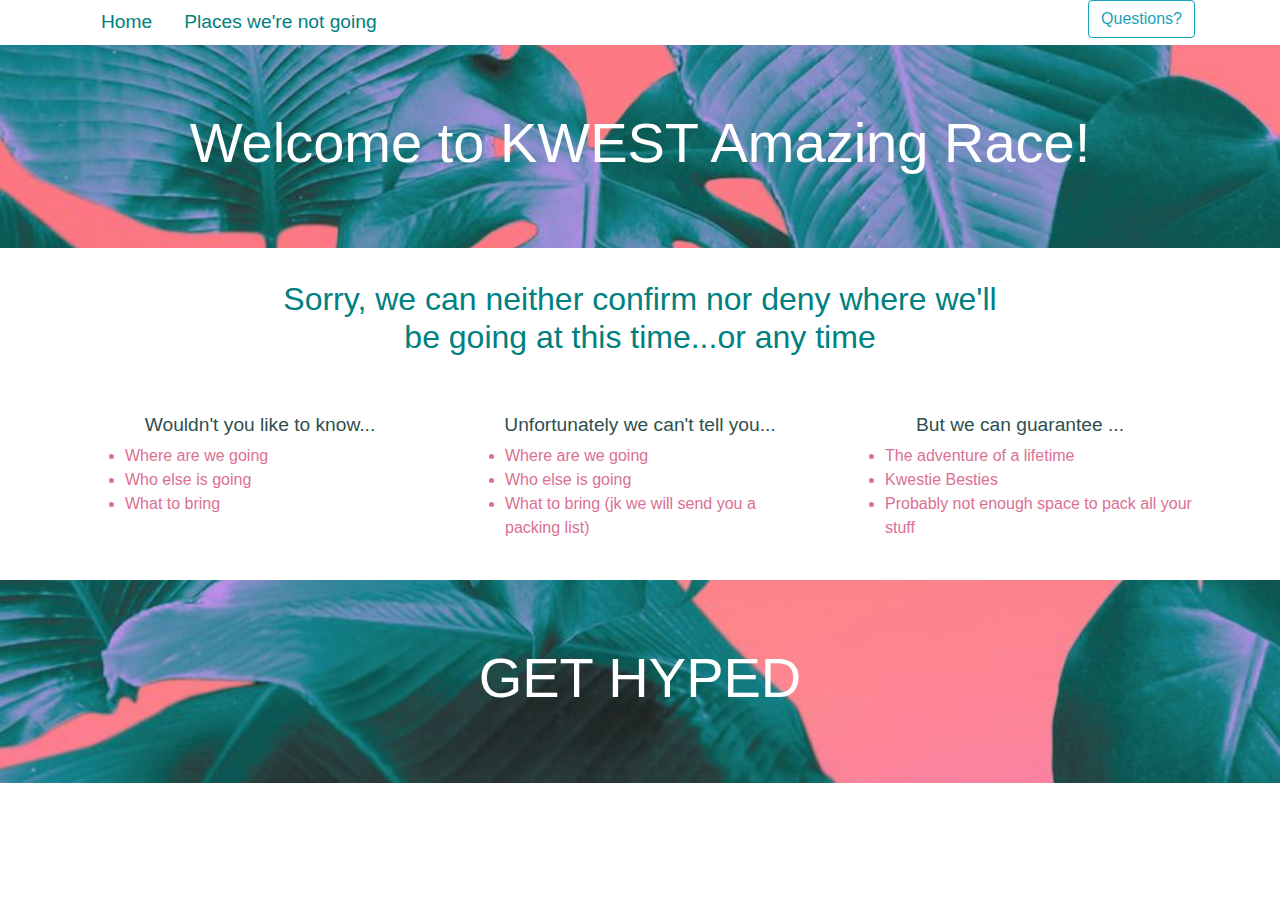
<file: index.html>
<!DOCTYPE html>
<html lang="en">

<head>
    <!-- Required meta tags -->
    <meta charset="utf-8">
    <meta name="viewport" content="width=device-width, initial-scale=1, shrink-to-fit=no">

    <!-- Google Fonts -->
    <!-- Swap out "Roboto" for the font(s) you want to use -->
    <link href="https://fonts.googleapis.com/css?family=Quicksand&display=swap" rel="stylesheet">

    <!-- Font Awesome -->
    <link rel="stylesheet" href="https://use.fontawesome.com/releases/v5.6.3/css/all.css"
        integrity="sha384-UHRtZLI+pbxtHCWp1t77Bi1L4ZtiqrqD80Kn4Z8NTSRyMA2Fd33n5dQ8lWUE00s/" crossorigin="anonymous">

    <!-- Bootstrap CSS -->
    <link rel="stylesheet" href="https://stackpath.bootstrapcdn.com/bootstrap/4.4.1/css/bootstrap.min.css"
        integrity="sha384-Vkoo8x4CGsO3+Hhxv8T/Q5PaXtkKtu6ug5TOeNV6gBiFeWPGFN9MuhOf23Q9Ifjh" crossorigin="anonymous">

    <!-- Your own CSS -->
    <link rel="stylesheet" href="stylesp1.css">

    <title>KWEST 2020</title>

</head>

<body>

    <!-- Nav Bar -->
    <div class="container">
        <nav class="nav">

            <a class="nav-link active" href="#"><i class="fas fa-home"></i>Home</a>
            <a class="nav-link" href="places.html"><i class="fas fa-map-marked-alt"></i>Places we're not going</a>
            <div class="navbar-nav ml-auto">
                <a class="btn btn-outline-info" href="contact.html">Questions?</a>
            </div>
        </nav>
    </div>

    <!-- Jumbotron -->
    <div class="jumbotron jumbotron-fluid first">
        <div class="container">
            <h1 class="display-4 head">Welcome to KWEST Amazing Race!</h1>
        </div>
    </div>

    <div class="container">
        <div class="row">
            <div class="col-md-2"></div>
            <div class="col-md-8">
                <h2> Sorry, we can neither confirm nor deny where we'll be going at this time...or any time
                </h2>
            </div>
        </div>
            <div class="row">
                <div class="col-md-2">
                </div>

                <div class="container mt-4">
                    <div class="row">
                        <div class="col-md-4 text-center mt-4">
                            <h5>Wouldn't you like to know...</h5>
                            <ul>
                                <li>Where are we going </li>
                                <li>Who else is going </li>
                                <li>What to bring </li>
                            </ul>
                        </div>
                        <div class="col-md-4 text-center mt-4">
                            <h5>Unfortunately we can't tell you...</h5>
                            <ul>
                                <li>Where are we going </li>
                                <li>Who else is going </li>
                                <li>What to bring (jk we will send you a packing list)</li>
                            </ul>
                        </div>
                        <div class="col-md-4 text-center mt-4">
                            <h5>But we can guarantee ...</h5>
                            <ul>
                                <li>The adventure of a lifetime </li>
                                <li>Kwestie Besties </li>
                                <li>Probably not enough space to pack all your stuff </li>
                            </ul>
                        </div>
                    </div>
                </div>
            </div>
        </div>


        <!-- Another jumbotron -->
        <div class="jumbotron jumbotron-fluid first mt-4">
            <div class="container">
                <h1 class="display-4 head">
                    <stong>GET HYPED</stong>
                </h1>
            </div>
        </div>


        <!-- Optional JavaScript -->
        <!-- jQuery first, then Popper.js, then Bootstrap JS -->
        <script src="https://code.jquery.com/jquery-3.4.1.slim.min.js"
            integrity="sha384-J6qa4849blE2+poT4WnyKhv5vZF5SrPo0iEjwBvKU7imGFAV0wwj1yYfoRSJoZ+n"
            crossorigin="anonymous"></script>
        <script src="https://cdn.jsdelivr.net/npm/popper.js@1.16.0/dist/umd/popper.min.js"
            integrity="sha384-Q6E9RHvbIyZFJoft+2mJbHaEWldlvI9IOYy5n3zV9zzTtmI3UksdQRVvoxMfooAo"
            crossorigin="anonymous"></script>
        <script src="https://stackpath.bootstrapcdn.com/bootstrap/4.4.1/js/bootstrap.min.js"
            integrity="sha384-wfSDF2E50Y2D1uUdj0O3uMBJnjuUD4Ih7YwaYd1iqfktj0Uod8GCExl3Og8ifwB6"
            crossorigin="anonymous"></script>
</body>

</html>
</file>
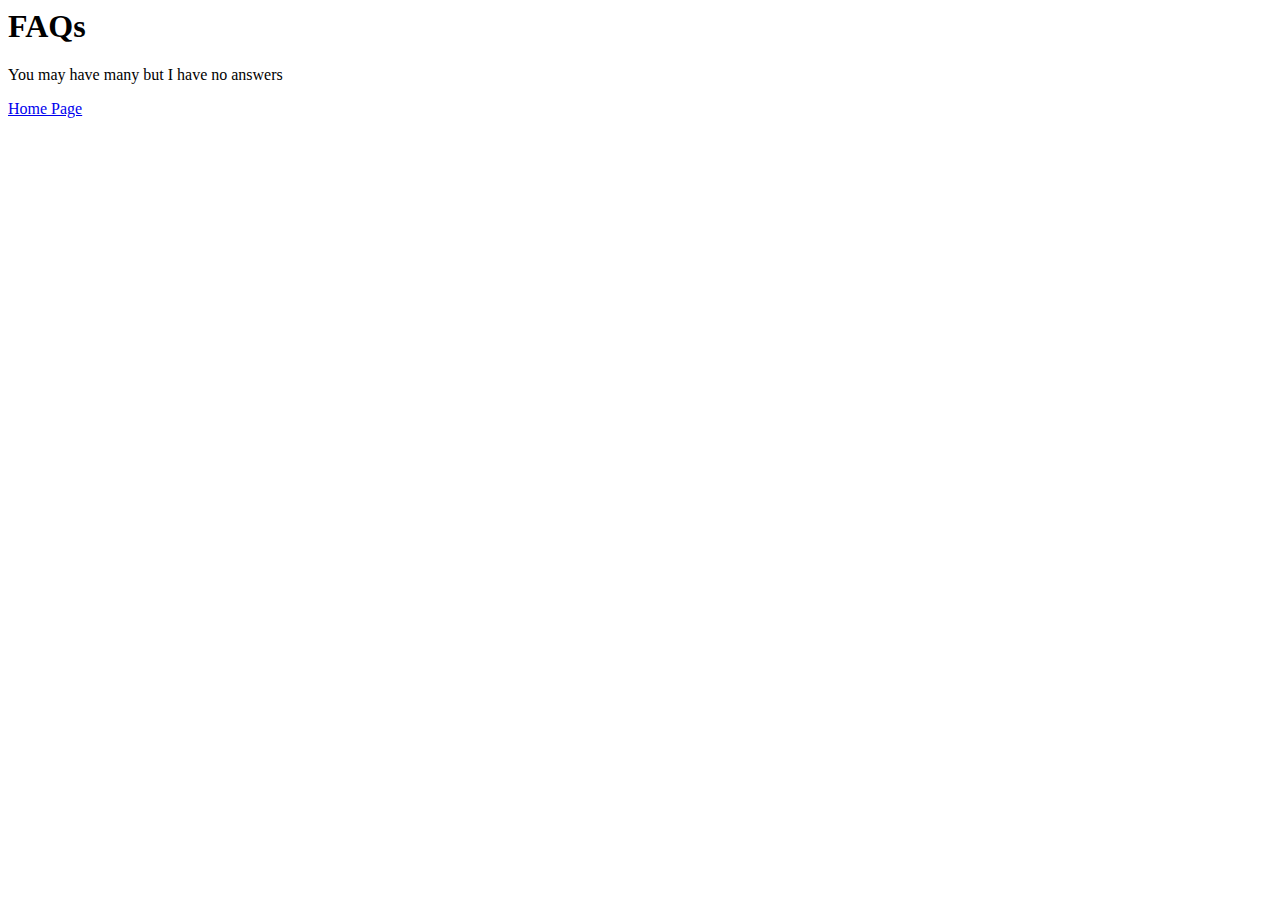
<file: about.html>
<html lang="en">
<head>
    <title>KWEST About Page</title>
</head>

<body>
<h1>FAQs</h1>    
<p>You may have many but I have no answers</p>
<div>
    <a href="index.html"target="_blank" >Home Page</a>
</div>
</body>
</html>
</file>
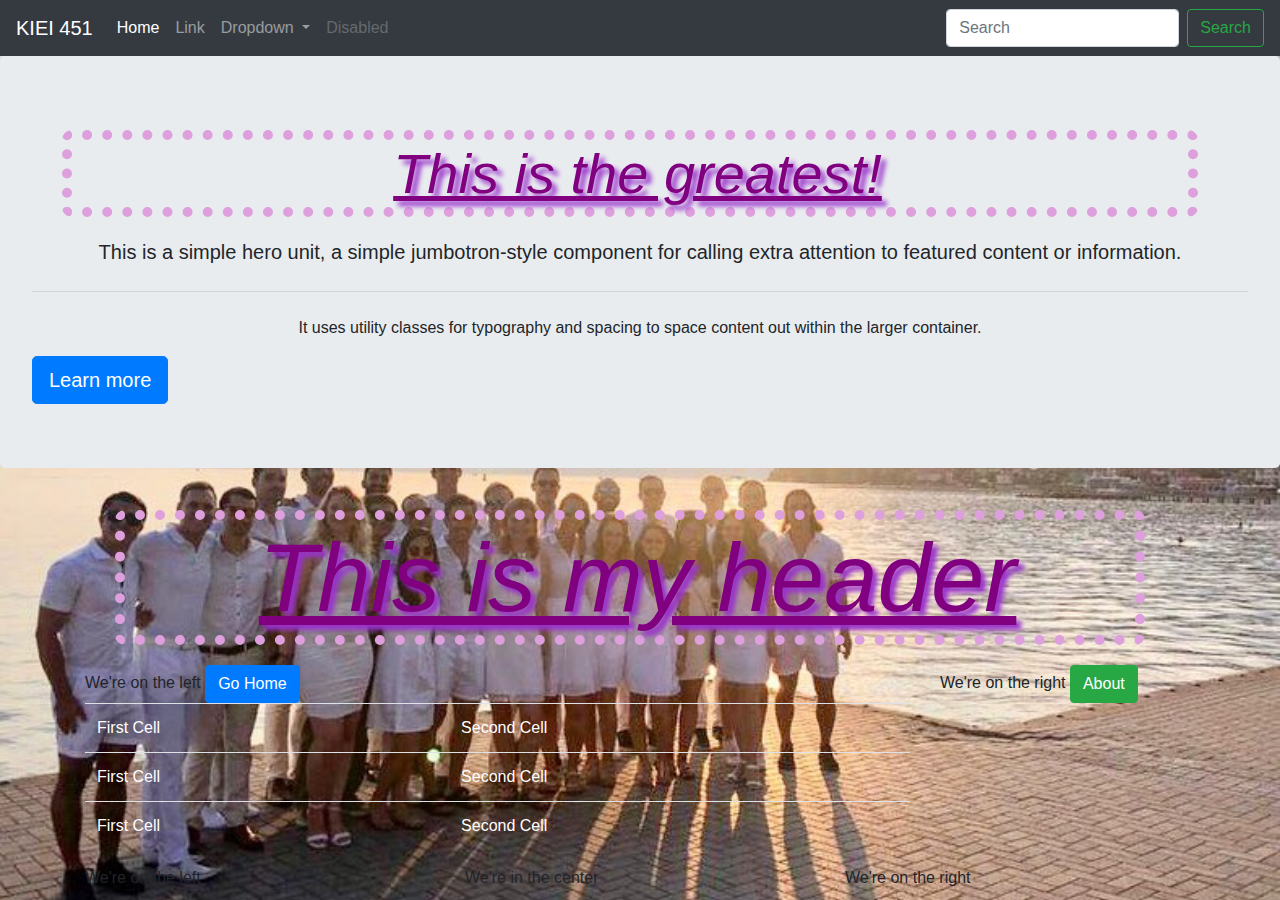
<file: bootsrap.html>
<!DOCTYPE html>
<html lang="en">

<head>
    <meta charset="UTF-8">
    <meta name="viewport" content="width=device-width, initial-scale=1.0">
    <meta http-equiv="X-UA-Compatible" content="ie=edge">
    <title>Document</title>
    <link rel="stylesheet" href="https://stackpath.bootstrapcdn.com/bootstrap/4.4.1/css/bootstrap.min.css"
        integrity="sha384-Vkoo8x4CGsO3+Hhxv8T/Q5PaXtkKtu6ug5TOeNV6gBiFeWPGFN9MuhOf23Q9Ifjh" crossorigin="anonymous">
        <link rel="stylesheet" href="styles.css">
</head>

<body>

    <nav class="navbar navbar-expand-lg navbar-dark bg-dark">
        <a class="navbar-brand" href="#">KIEI 451</a>
        <button class="navbar-toggler" type="button" data-toggle="collapse" data-target="#navbarSupportedContent" aria-controls="navbarSupportedContent" aria-expanded="false" aria-label="Toggle navigation">
          <span class="navbar-toggler-icon"></span>
        </button>
      
        <div class="collapse navbar-collapse" id="navbarSupportedContent">
          <ul class="navbar-nav mr-auto">
            <li class="nav-item active">
              <a class="nav-link" href="#">Home <span class="sr-only">(current)</span></a>
            </li>
            <li class="nav-item">
              <a class="nav-link" href="#">Link</a>
            </li>
            <li class="nav-item dropdown">
              <a class="nav-link dropdown-toggle" href="#" id="navbarDropdown" role="button" data-toggle="dropdown" aria-haspopup="true" aria-expanded="false">
                Dropdown
              </a>
              <div class="dropdown-menu" aria-labelledby="navbarDropdown">
                <a class="dropdown-item" href="#">Action</a>
                <a class="dropdown-item" href="#">Another action</a>
                <div class="dropdown-divider"></div>
                <a class="dropdown-item" href="#">Something else here</a>
              </div>
            </li>
            <li class="nav-item">
              <a class="nav-link disabled" href="#" tabindex="-1" aria-disabled="true">Disabled</a>
            </li>
          </ul>
          <form class="form-inline my-2 my-lg-0">
            <input class="form-control mr-sm-2" type="search" placeholder="Search" aria-label="Search">
            <button class="btn btn-outline-success my-2 my-sm-0" type="submit">Search</button>
          </form>
        </div>
      </nav>

      <div class="jumbotron">
        <h1 class="display-4">This is the greatest!</h1>
        <p class="lead">This is a simple hero unit, a simple jumbotron-style component for calling extra attention to featured content or information.</p>
        <hr class="my-4">
        <p>It uses utility classes for typography and spacing to space content out within the larger container.</p>
        <a class="btn btn-primary btn-lg" href="#" role="button">Learn more</a>
      </div>

    <div class="container">


        
        <div class="row">
            <div class="col-md-12">
                <h1>This is my header</h1>
            </div>

        </div>
        <div class="row">
            <div class="col-md-9">
                We're on the left
                <a href="index.html" class="btn btn-primary">Go Home</a>
                <table class="table">
                    <tr>
                        <td>
                            First Cell
                        </td>
                        <td>
                            Second Cell
                        </td>
                    </tr>
                        <tr>
                        <td>
                            First Cell
                        </td>
                        <td>
                            Second Cell
                        </td>
                    </tr>
                    <tr>
                        <td>
                            First Cell
                        </td>
                        <td>
                            Second Cell
                        </td>
                    </tr>
                </table>
            </div>
            <div class="col-md-3">
                We're on the right
                <a href="index.html" class="btn btn-success">About</a>
            </div>
        </div>
        <div class="row">
            <div class="col-md-4">
                We're on the left
            </div>
            <div class="col-md-4">
                We're in the center
            </div>
            <div class="col-md-4">
                We're on the right
            </div>
        </div>
    </div>



    <script src="https://code.jquery.com/jquery-3.4.1.slim.min.js"
        integrity="sha384-J6qa4849blE2+poT4WnyKhv5vZF5SrPo0iEjwBvKU7imGFAV0wwj1yYfoRSJoZ+n"
        crossorigin="anonymous"></script>
    <script src="https://cdn.jsdelivr.net/npm/popper.js@1.16.0/dist/umd/popper.min.js"
        integrity="sha384-Q6E9RHvbIyZFJoft+2mJbHaEWldlvI9IOYy5n3zV9zzTtmI3UksdQRVvoxMfooAo"
        crossorigin="anonymous"></script>
    <script src="https://stackpath.bootstrapcdn.com/bootstrap/4.4.1/js/bootstrap.min.js"
        integrity="sha384-wfSDF2E50Y2D1uUdj0O3uMBJnjuUD4Ih7YwaYd1iqfktj0Uod8GCExl3Og8ifwB6"
        crossorigin="anonymous"></script>
</body>

</html>
</file>
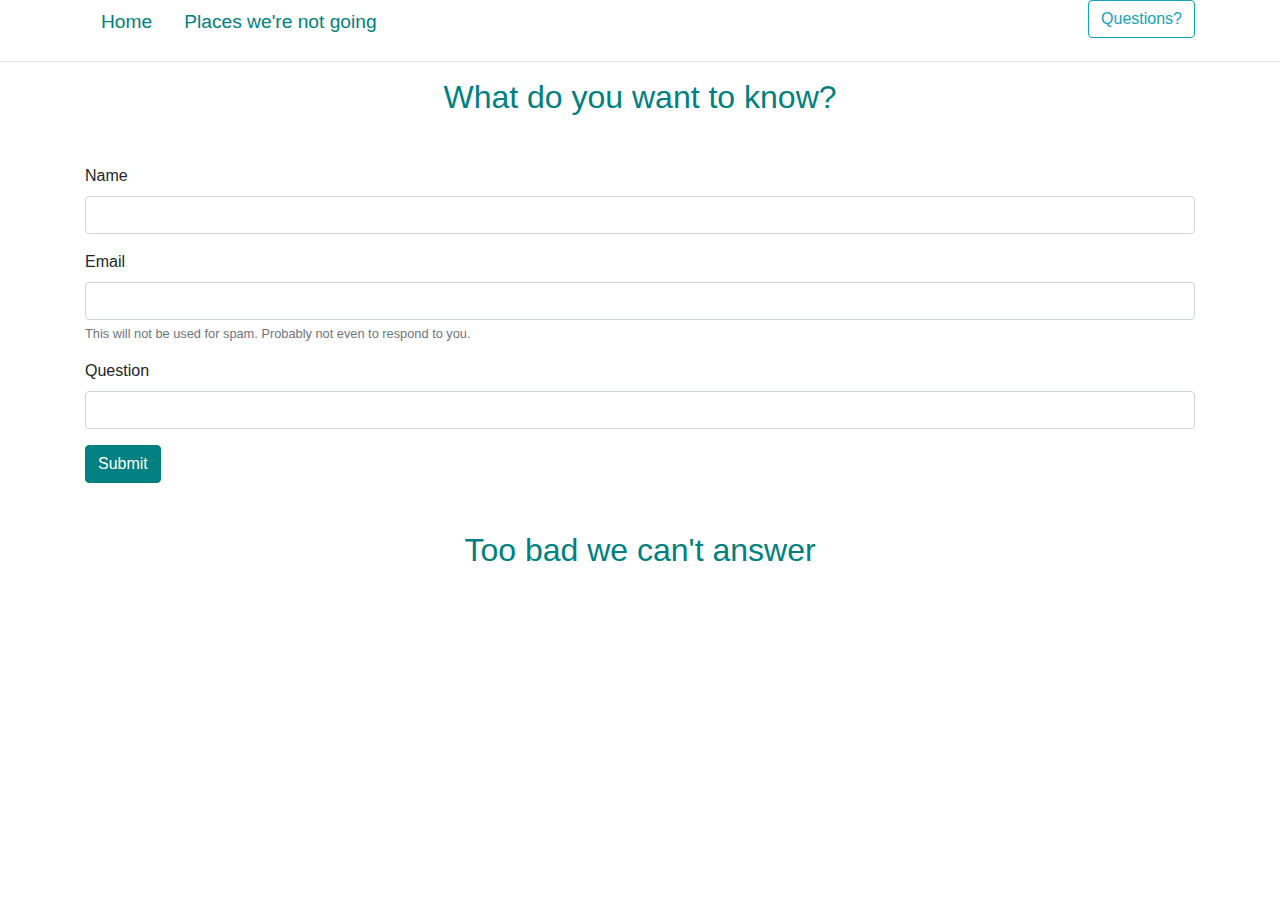
<file: contact.html>
<!doctype html>
<html lang="en">
  <head>
    <!-- Required meta tags -->
    <meta charset="utf-8">
    <meta name="viewport" content="width=device-width, initial-scale=1, shrink-to-fit=no">

    <!-- Google Fonts -->
    <!-- Swap out "Roboto" for the font(s) you want to use -->
    <link href="https://fonts.googleapis.com/css?family=Quicksand&display=swap" rel="stylesheet">
    
    <!-- Font Awesome -->
    <link rel="stylesheet" href="https://use.fontawesome.com/releases/v5.6.3/css/all.css" integrity="sha384-UHRtZLI+pbxtHCWp1t77Bi1L4ZtiqrqD80Kn4Z8NTSRyMA2Fd33n5dQ8lWUE00s/" crossorigin="anonymous">

    <!-- Bootstrap CSS -->
    <link rel="stylesheet" href="https://stackpath.bootstrapcdn.com/bootstrap/4.4.1/css/bootstrap.min.css" integrity="sha384-Vkoo8x4CGsO3+Hhxv8T/Q5PaXtkKtu6ug5TOeNV6gBiFeWPGFN9MuhOf23Q9Ifjh" crossorigin="anonymous">
    
    <!-- Your own CSS -->
    <link rel="stylesheet" href="stylesp1.css">

    <title>Unanswered Questions</title>
  </head>
  <body>
    <!-- Your stuff goes here -->
        <!-- Nav Bar -->
        <div class="container">
            <nav class="nav">
    
                <a class="nav-link active" href="index.html"><i class="fas fa-home"></i>Home</a>
                <a class="nav-link" href="places.html"><i class="fas fa-map-marked-alt"></i>Places we're not going</a>
                <div class="navbar-nav ml-auto">
                    <a class="btn btn-outline-info" href="contact.html">Questions?</a>
                </div>
            </nav>
        </div>

        <hr>
        <div class="container text-center">
            <h2>What do you want to know?</h2>
          </div>

          <div class="container my-5">
            <form action="https://formspree.io/myyerlqo" method="post">
              <div class="form-group">
                <label for="name"> Name</label>
                <input type="text" class="form-control" id="name" name="name">
              </div>
              <div class="form-group">
                <label for="email">Email </label>
                <input type="email" class="form-control" id="email" name="email">
                <small class="form-text text-muted">This will not be used for spam. Probably not even to respond to you.</small>
              </div>
              <div class="form-group">
                <label for="question">Question</label>
                <input type="text" class="form-control" id="question" name="question">
              </div>
              <button type="submit" class="btn btn-primary">Submit</button>
            </form>
          </div>

          <div class="container text-center">
            <h2>Too bad we can't answer</h2>
          </div>
    <!-- Optional JavaScript -->
    <!-- jQuery first, then Popper.js, then Bootstrap JS -->
    <script src="https://code.jquery.com/jquery-3.4.1.slim.min.js" integrity="sha384-J6qa4849blE2+poT4WnyKhv5vZF5SrPo0iEjwBvKU7imGFAV0wwj1yYfoRSJoZ+n" crossorigin="anonymous"></script>
    <script src="https://cdn.jsdelivr.net/npm/popper.js@1.16.0/dist/umd/popper.min.js" integrity="sha384-Q6E9RHvbIyZFJoft+2mJbHaEWldlvI9IOYy5n3zV9zzTtmI3UksdQRVvoxMfooAo" crossorigin="anonymous"></script>
    <script src="https://stackpath.bootstrapcdn.com/bootstrap/4.4.1/js/bootstrap.min.js" integrity="sha384-wfSDF2E50Y2D1uUdj0O3uMBJnjuUD4Ih7YwaYd1iqfktj0Uod8GCExl3Og8ifwB6" crossorigin="anonymous"></script>
  </body>
</html>
</file>
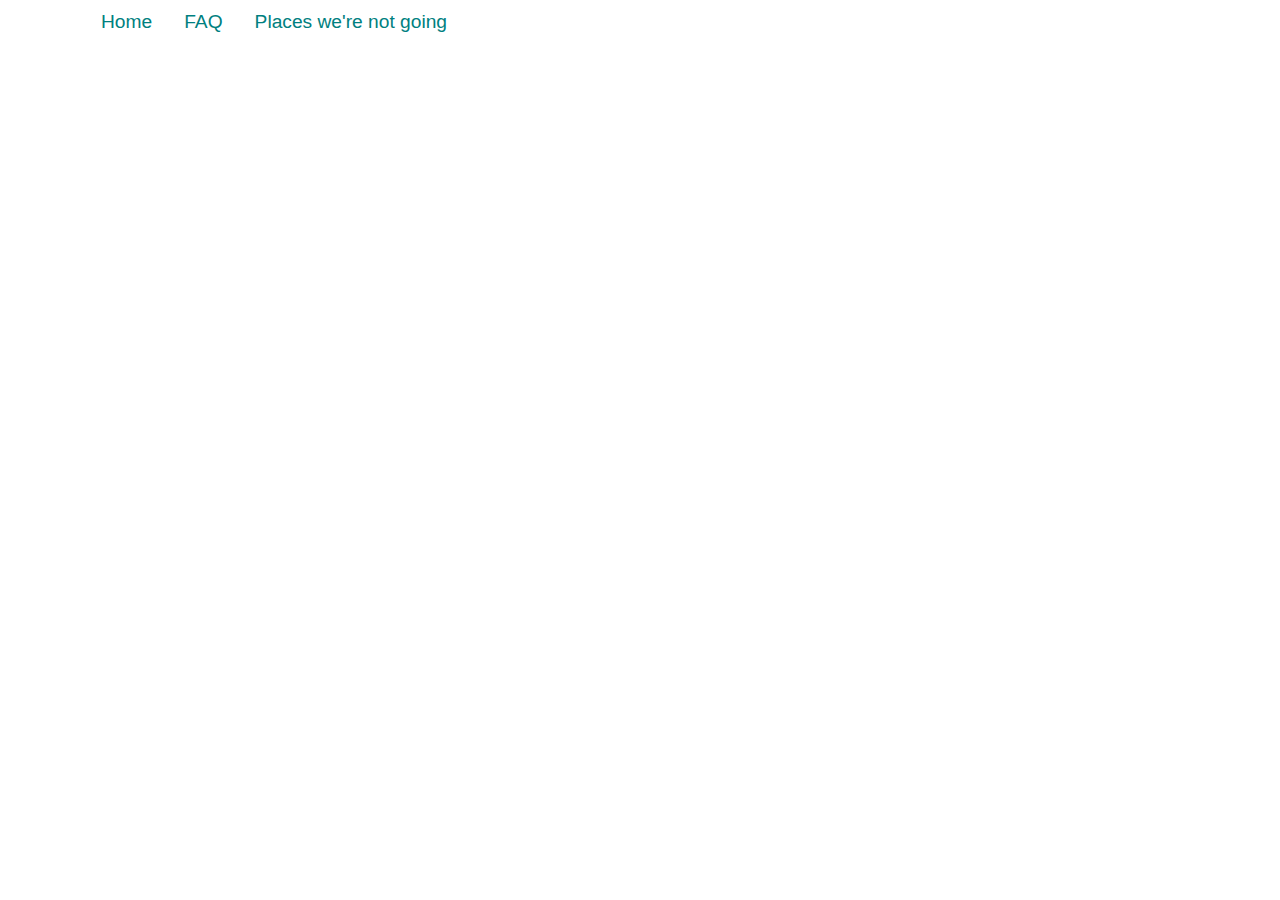
<file: faq.html>
<!DOCTYPE html>
<html lang="en">
<head>
    <title>FAQ</title>
    <meta charset="UTF-8">
    <meta name="viewport" content="width=device-width, initial-scale=1.0">
    <meta http-equiv="X-UA-Compatible" content="ie=edge">
    <title>Document</title>
    <link rel="stylesheet" href="https://stackpath.bootstrapcdn.com/bootstrap/4.4.1/css/bootstrap.min.css"
        integrity="sha384-Vkoo8x4CGsO3+Hhxv8T/Q5PaXtkKtu6ug5TOeNV6gBiFeWPGFN9MuhOf23Q9Ifjh" crossorigin="anonymous">
    <link rel="stylesheet" href="stylesp1.css">
</head>
<body>
    <div class="container">
        <nav class="nav">
            <a class="nav-link" href="index.html">Home</a>
            <a class="nav-link active" href="#">FAQ</a>
            <a class="nav-link" href="places.html">Places we're not going</a>
        </nav>
        <div class="row">
            <div class="col-md-12">
                <h1>Frequently Asked Questions</h1>
            </div>
        </div>
    </div>
</body>
</html>
</file>
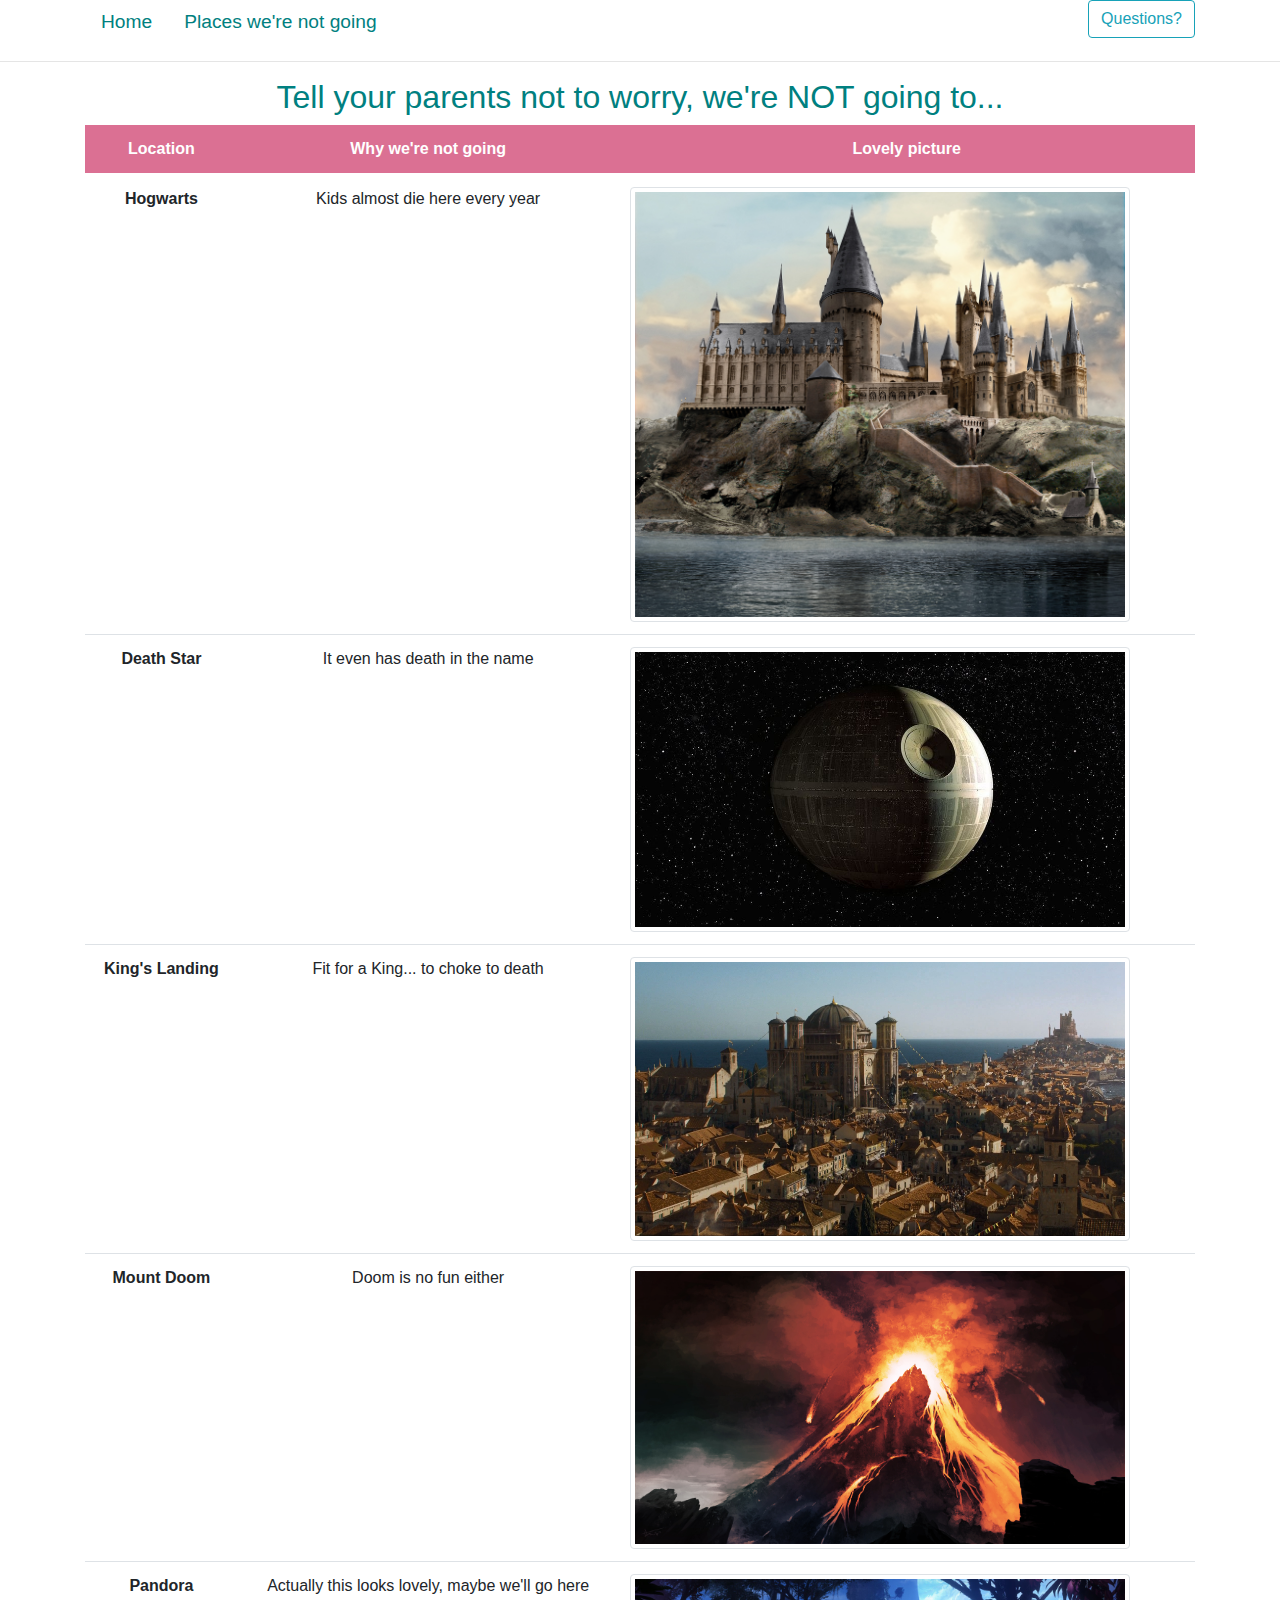
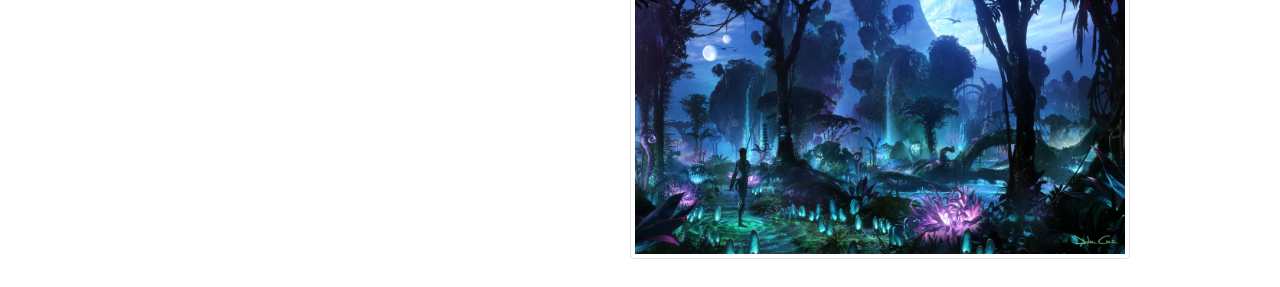
<file: places.html>
<!doctype html>
<html lang="en">
  <head>
    <!-- Required meta tags -->
    <meta charset="utf-8">
    <meta name="viewport" content="width=device-width, initial-scale=1, shrink-to-fit=no">

    <!-- Google Fonts -->
    <!-- Swap out "Roboto" for the font(s) you want to use -->
    <link href="https://fonts.googleapis.com/css?family=Quicksand&display=swap" rel="stylesheet">
    
    <!-- Font Awesome -->
    <link rel="stylesheet" href="https://use.fontawesome.com/releases/v5.6.3/css/all.css" integrity="sha384-UHRtZLI+pbxtHCWp1t77Bi1L4ZtiqrqD80Kn4Z8NTSRyMA2Fd33n5dQ8lWUE00s/" crossorigin="anonymous">

    <!-- Bootstrap CSS -->
    <link rel="stylesheet" href="https://stackpath.bootstrapcdn.com/bootstrap/4.4.1/css/bootstrap.min.css" integrity="sha384-Vkoo8x4CGsO3+Hhxv8T/Q5PaXtkKtu6ug5TOeNV6gBiFeWPGFN9MuhOf23Q9Ifjh" crossorigin="anonymous">
    
    <!-- Your own CSS -->
    <link rel="stylesheet" href="stylesp1.css">

    <title>Made up places</title>
  </head>
  <body>
    <!-- Your stuff goes here -->
        <!-- Nav Bar -->
        <div class="container">
            <nav class="nav">
    
                <a class="nav-link active" href="index.html"><i class="fas fa-home"></i>Home</a>
                <a class="nav-link" href="#"><i class="fas fa-map-marked-alt"></i> Places we're not going</a>
                <div class="navbar-nav ml-auto">
                    <a class="btn btn-outline-info" href="contact.html">Questions?</a>
                </div>
            </nav>
        </div>

        <hr>
        <h2 class=text-center> Tell your parents not to worry, we're NOT going to...</h2>
        
<div class="container">
        <table class="table table-hover">
            <thead class="thead-dark">
              <tr>
                <!-- <th scope="col"></th> -->
                <th scope="col" class=text-center>Location</th>
                <th scope="col" class=text-center>Why we're not going</th>
                <th scope="col" class=text-center>Lovely picture</th>
              </tr>
            </thead>
            <tbody>
              <tr>
                <!-- <th scope="row">1</th> -->
                <td class= text-center><strong>Hogwarts</strong></td class= text-center>
                <td class= text-center>Kids almost die here every year</td>
                <td><img src="Hogwarts.jpg"  class="img-thumbnail"> </td>
              </tr>
              <tr>
                <!-- <th scope="row">2</th> -->
                <td class= text-center><strong>Death Star</strong></td>
                <td class= text-center>It even has death in the name </td>
                <td><img src="Death Star.png"  class="img-thumbnail"> </td>
              </tr>
              <tr>
                <!-- <th scope="row">3</th> -->
                <td class= text-center><strong>King's Landing</strong></td>
                <td class= text-center>Fit for a King... to choke to death</td>
                <td><img src="Kings Landing.jpg"  class="img-thumbnail"> </td>
              </tr>
              <tr>
                <!-- <th scope="row">4</th> -->
                <td class= text-center><strong>Mount Doom</strong></td>
                <td class= text-center>Doom is no fun either</td>
                <td><img src="Mount Doom.jpg"  class="img-thumbnail"> </td>
              </tr>
              <tr>
                <!-- <th scope="row">5</th> -->
                <td class= text-center><strong>Pandora</strong></td>
                <td class= text-center>Actually this looks lovely, maybe we'll go here</td>
                <td><img src="Pandora.jpg"  class="img-thumbnail"> </td>
              </tr>
            </tbody>
          </table>
        </div>

    <!-- Optional JavaScript -->
    <!-- jQuery first, then Popper.js, then Bootstrap JS -->
    <script src="https://code.jquery.com/jquery-3.4.1.slim.min.js" integrity="sha384-J6qa4849blE2+poT4WnyKhv5vZF5SrPo0iEjwBvKU7imGFAV0wwj1yYfoRSJoZ+n" crossorigin="anonymous"></script>
    <script src="https://cdn.jsdelivr.net/npm/popper.js@1.16.0/dist/umd/popper.min.js" integrity="sha384-Q6E9RHvbIyZFJoft+2mJbHaEWldlvI9IOYy5n3zV9zzTtmI3UksdQRVvoxMfooAo" crossorigin="anonymous"></script>
    <script src="https://stackpath.bootstrapcdn.com/bootstrap/4.4.1/js/bootstrap.min.js" integrity="sha384-wfSDF2E50Y2D1uUdj0O3uMBJnjuUD4Ih7YwaYd1iqfktj0Uod8GCExl3Og8ifwB6" crossorigin="anonymous"></script>
  </body>
</html>
</file>
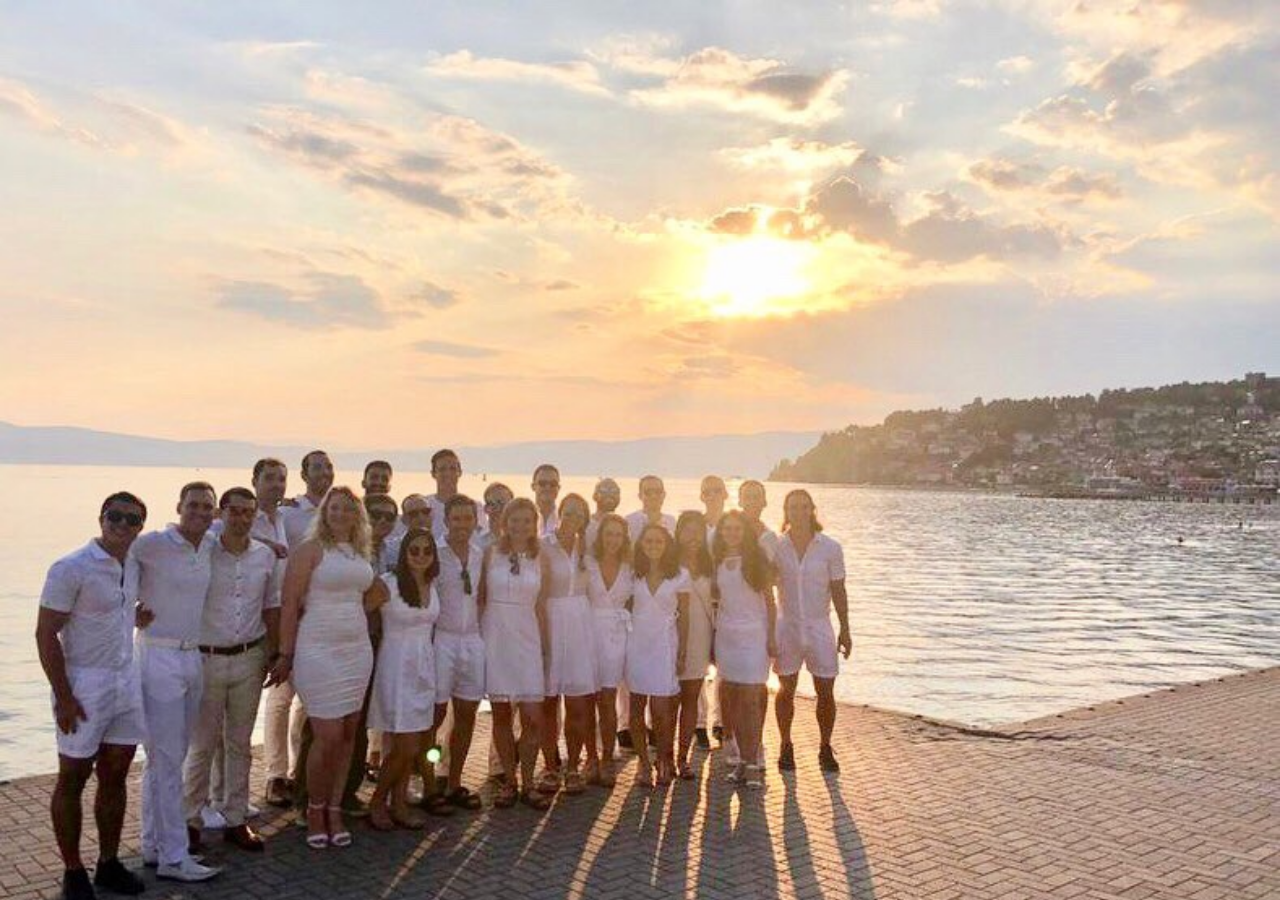
<file: start.html>
<!doctype html>
<html lang="en">
  <head>
    <!-- Required meta tags -->
    <meta charset="utf-8">
    <meta name="viewport" content="width=device-width, initial-scale=1, shrink-to-fit=no">

    <!-- Google Fonts -->
    <!-- Swap out "Roboto" for the font(s) you want to use -->
    <link href="https://fonts.googleapis.com/css?family=Roboto&display=swap" rel="stylesheet">
    
    <!-- Font Awesome -->
    <link rel="stylesheet" href="https://use.fontawesome.com/releases/v5.6.3/css/all.css" integrity="sha384-UHRtZLI+pbxtHCWp1t77Bi1L4ZtiqrqD80Kn4Z8NTSRyMA2Fd33n5dQ8lWUE00s/" crossorigin="anonymous">

    <!-- Bootstrap CSS -->
    <link rel="stylesheet" href="https://stackpath.bootstrapcdn.com/bootstrap/4.4.1/css/bootstrap.min.css" integrity="sha384-Vkoo8x4CGsO3+Hhxv8T/Q5PaXtkKtu6ug5TOeNV6gBiFeWPGFN9MuhOf23Q9Ifjh" crossorigin="anonymous">
    
    <!-- Your own CSS -->
    <link rel="stylesheet" href="styles.css">

    <title>Hello world!</title>
  </head>
  <body>
    <!-- Your stuff goes here -->

    <!-- Optional JavaScript -->
    <!-- jQuery first, then Popper.js, then Bootstrap JS -->
    <script src="https://code.jquery.com/jquery-3.4.1.slim.min.js" integrity="sha384-J6qa4849blE2+poT4WnyKhv5vZF5SrPo0iEjwBvKU7imGFAV0wwj1yYfoRSJoZ+n" crossorigin="anonymous"></script>
    <script src="https://cdn.jsdelivr.net/npm/popper.js@1.16.0/dist/umd/popper.min.js" integrity="sha384-Q6E9RHvbIyZFJoft+2mJbHaEWldlvI9IOYy5n3zV9zzTtmI3UksdQRVvoxMfooAo" crossorigin="anonymous"></script>
    <script src="https://stackpath.bootstrapcdn.com/bootstrap/4.4.1/js/bootstrap.min.js" integrity="sha384-wfSDF2E50Y2D1uUdj0O3uMBJnjuUD4Ih7YwaYd1iqfktj0Uod8GCExl3Og8ifwB6" crossorigin="anonymous"></script>
  </body>
</html>
</file>
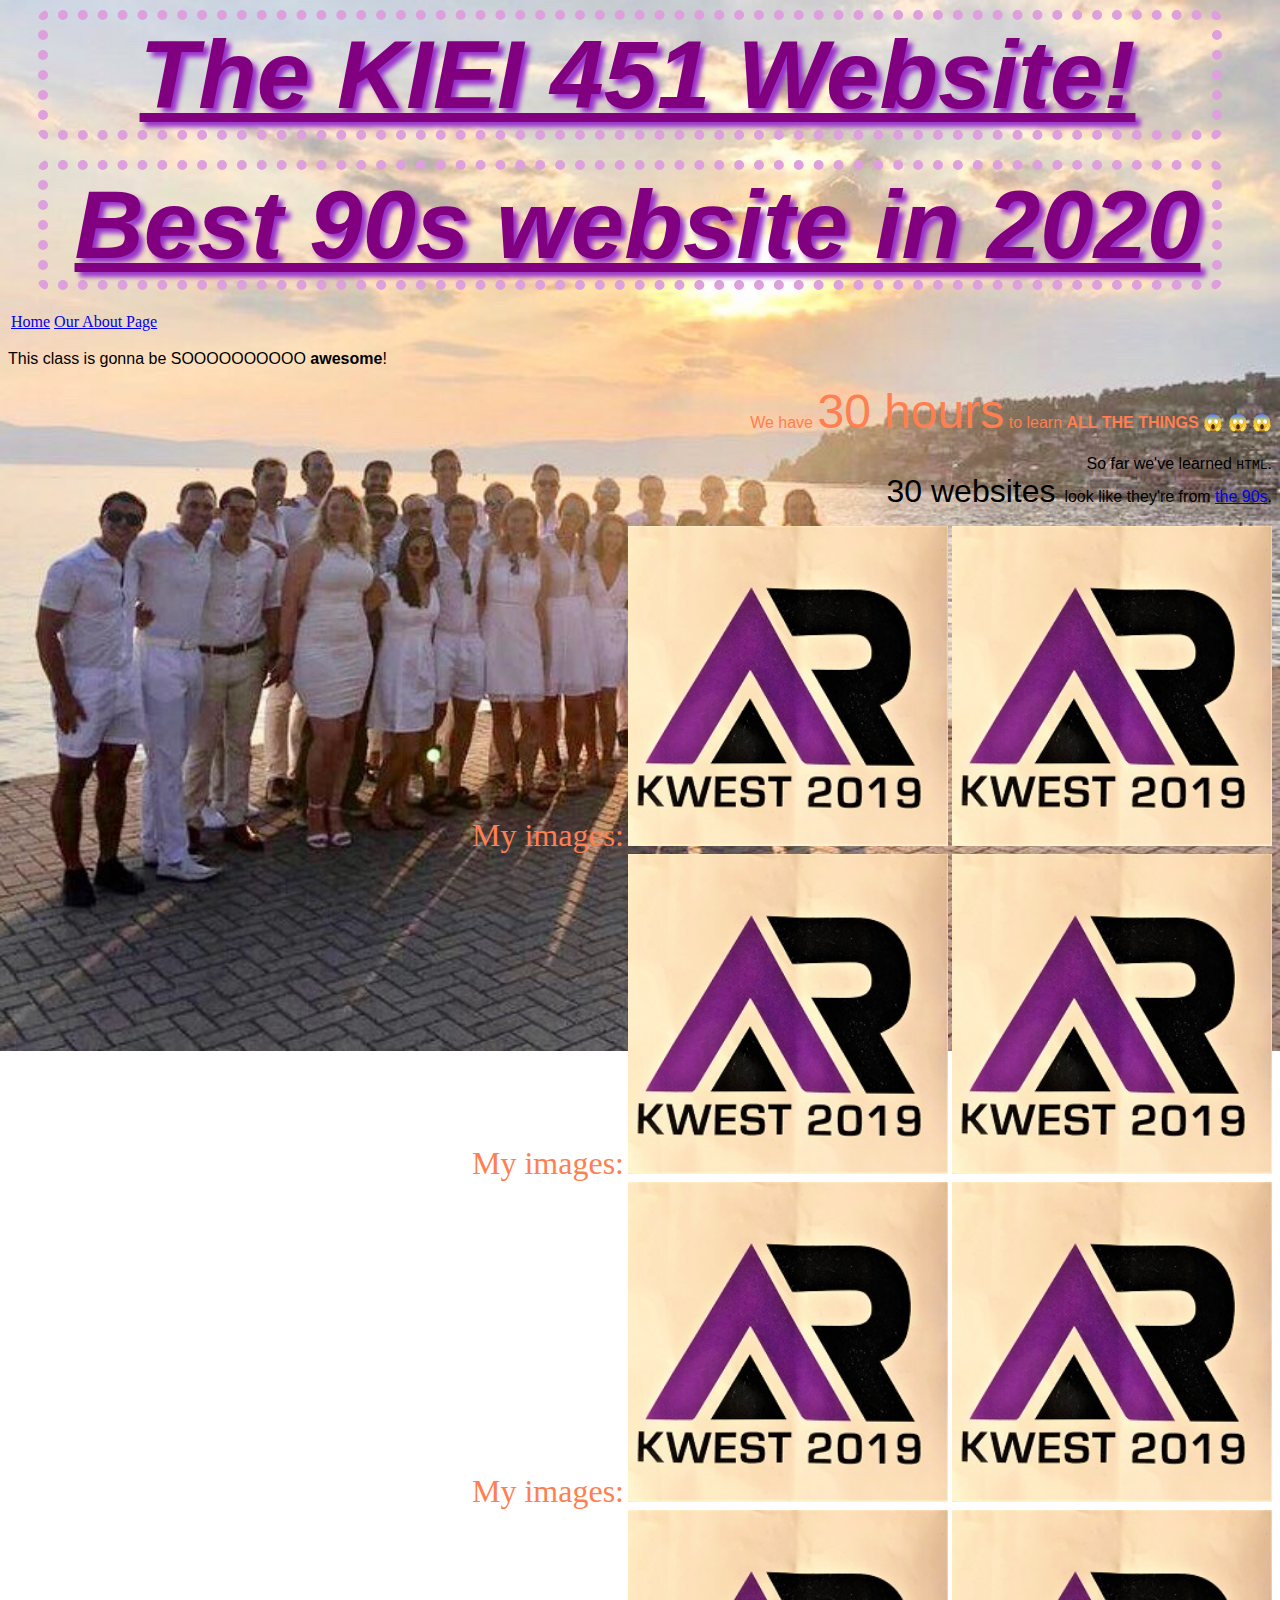
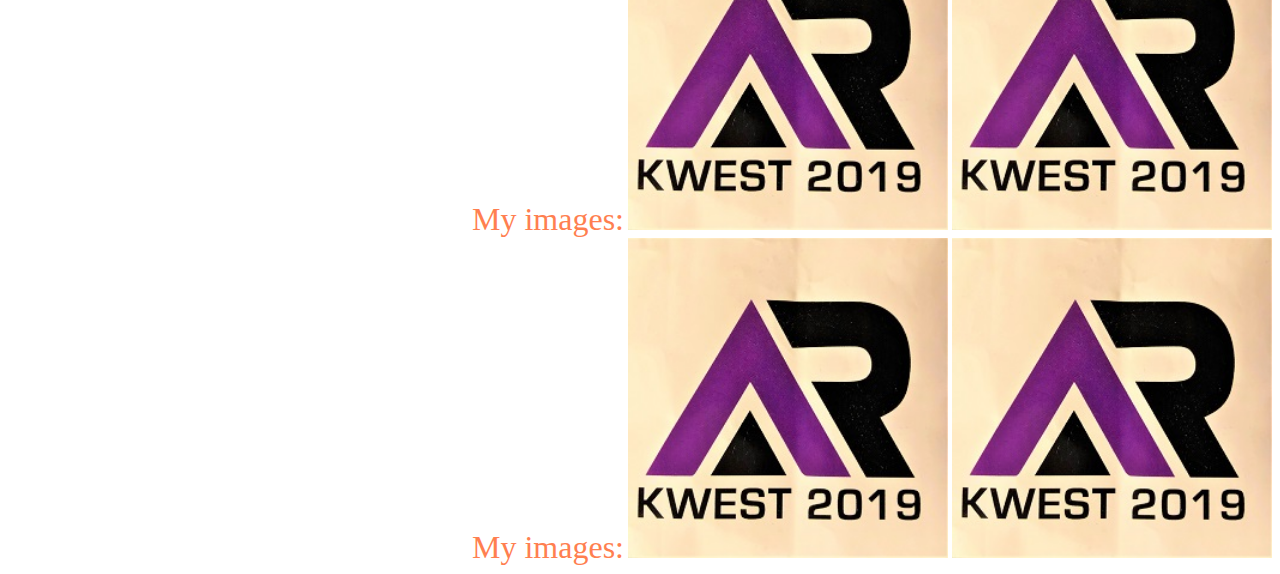
<file: week 2.html>
<!DOCTYPE html>
<html lang="en">

<head>
    <title>Best 90s website in 2020</title>
<link rel="stylesheet" href="styles.css">
</head>

<body>
    <h1>The KIEI 451 Website!</h1>
    <h2>Best 90s website in 2020</h2>
    <table>
        <tr>
            <td>
                <a href="index.html">Home</a>
            </td>
            <td>
                <a href="about.html">Our About Page</a>
            </td>
        </tr>
    </table>


    <p id="first">
        This class is gonna be <em>soooooooooo</em> <strong>awesome</strong>!
    </p>

    <p class="right tacos">
        We have <span class="big"> 30 hours</span> to learn <strong>ALL THE THINGS</strong> &#128561 &#128561 &#128561
    </p>

    <p class="right">
        So far we've learned <code>HTML</code>.
        <br>
        <span class="big"> 30 websites </span>look like they're from <a
            href="https://www.bustle.com/articles/159061-10-things-we-genuinely-miss-about-90s-internet-because-nostalgia-runs-deep">the
            90s</a>.
    </p>

    <div class="right tacos">
        <span class="big">My images:</span>
        <img src="AR logo (3).jpg">
        <img src="AR logo (3).jpg">
    </div>
    <div class="right tacos">
        <span class="big">My images:</span>
        <img src="AR logo (3).jpg">
        <img src="AR logo (3).jpg">
    </div>
    <div class="right tacos">
        <span class="big">My images:</span>
        <img src="AR logo (3).jpg">
        <img src="AR logo (3).jpg">
    </div>
    <div class="right tacos">
        <span class="big">My images:</span>
        <img src="AR logo (3).jpg">
        <img src="AR logo (3).jpg">
    </div>
    <div class="right tacos">
        <span class="big">My images:</span>
        <img src="AR logo (3).jpg">
        <img src="AR logo (3).jpg">
    </div>
</body>

</html>
</file>
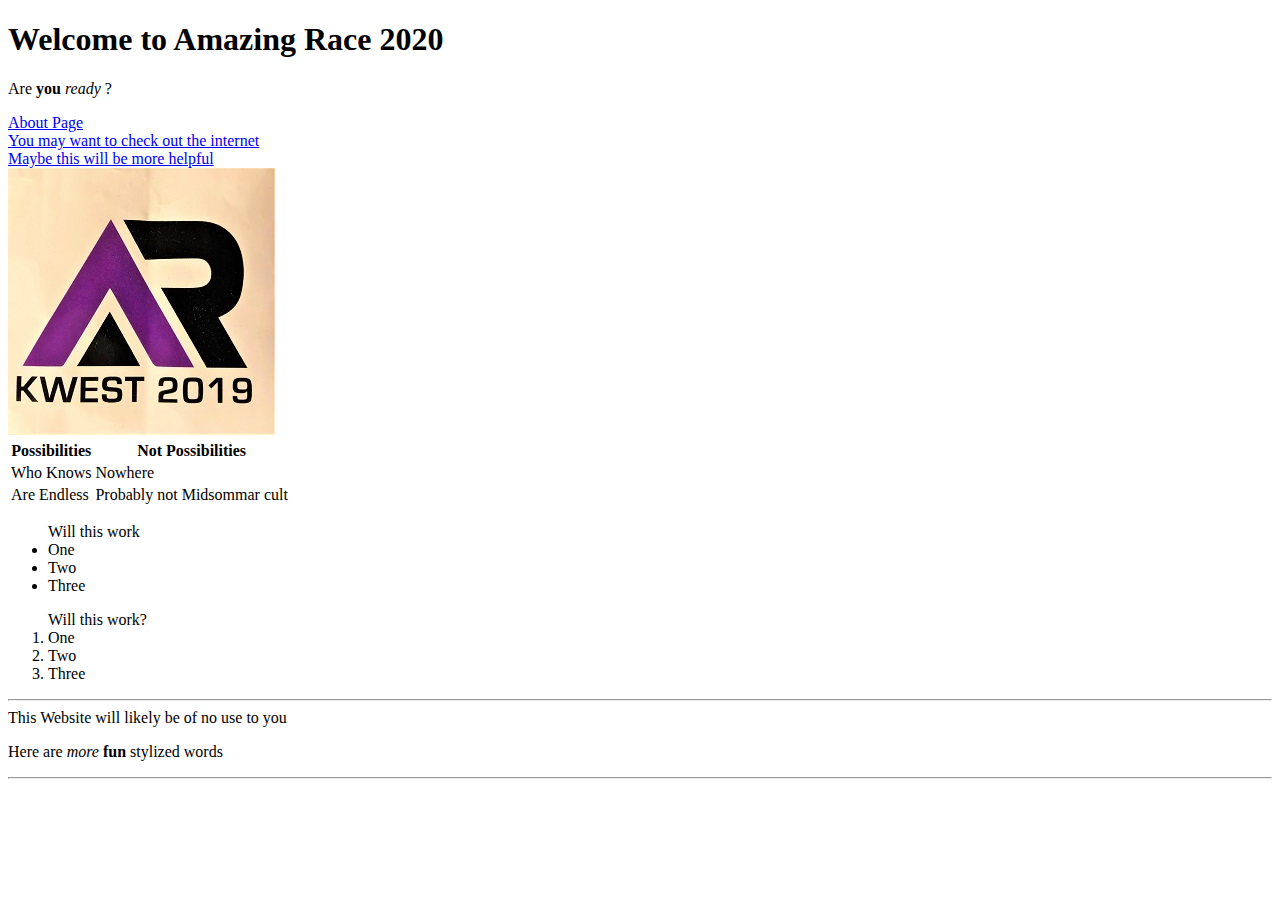
<file: week1.html>
<!DOCTYPE html>
<html>
<head>
<title>KWEST 2020</title>
</head>
<body>    
    <h1>Welcome to Amazing Race 2020</h1> 

    <p>
        Are
        <strong>you</strong> 
        <em>ready</em>
        ?
    </p> 

    <div>
        <a href="about.html"> About Page</a>
    </div>
    
    <a href="http://google.com">You may want to check out the internet</a>
    <div>
    <a href="https://amazingrace2k19.wixsite.com/mysite">Maybe this will be more helpful</a>
    </div>

    <div>
    <img src="AR logo (3).jpg">
    </div>

    
    <table>
        <tr>
        <th>Possibilities</th>
        <th>Not Possibilities</th>
        </tr> 
        <tr>
            <td>Who Knows </td>
            <td>Nowhere</td>
        </tr>

        <tr>
            <td>Are Endless</td>
            <td>Probably not Midsommar cult</td>
        </tr>
    </table>

    <ul>
        Will this work
        <li>One</li>
        <li>Two</li>
        <li>Three</li>
    </ul>
    <ol>
        Will this work?
        <li>One</li>
        <li>Two</li>
        <li>Three</li>
    </ol>
    
    <hr>

    <span>This Website will likely be of no use to you</span>

    <p>
        Here are 
        <em>more</em>
        <b>fun</b>
        stylized words
    </p>
    <hr>
</body>
</html>
</file>
<file: stylesp1.css>
.first {
    background-image: url(ferns.jpg);
    background-attachment: fixed;
    background-repeat: no-repeat;
    background-size: cover;
}


.nav-link {
    color: teal;
    font-size: larger;
    font-weight: 500;
}
h1{
    color: white;
    font-size: larger;
    font-weight: 500;
    text-align: center;
}   
img {
    width: 500px;
}
h2{
    color: teal;
    text-align: center;
}
h5{
    color: darkslategrey;
    font-size: larger;
    font-weight: 500;
    text-align: center; 
}
li{
    color: palevioletred ;
    font-weight: 500; 
    text-align: left; 
}    
.btn-primary {
    color:white;
    background-color: teal;
    border-color: teal;
}   
.table .thead-dark th {
     color:white;
     background-color: palevioletred;
     border-color: white;
}
</file>
<file: styles.css>
h1,
h2 {
    color: purple;
    font-size: 96px;
    font-family: 'Lucida Sans', 'Lucida Sans Regular', 'Lucida Grande', 'Lucida Sans Unicode', Geneva, Verdana, sans-serif;
    font-style: italic;
    margin-top: 10px;
    margin-bottom: 20px;
    margin-left: 30px;
    margin-right: 50px;
    border: 10px solid plum;
    border-style: dotted;
    border-radius: 10px;
    padding-left: 15px;
    text-decoration: underline;
    text-shadow: 5px 5px 5px darkorchid;
    text-align: center;
}

p {
    text-align: center;
    font-family: Arial, Helvetica, sans-serif;
}

img {
    height: 320px;
    /* width: 320px; */
}

em {
    text-transform: uppercase;
    font-style: initial;
}

body {
    background-image: url(KWEST.JPG);
    background-attachment: fixed;
    background-repeat: no-repeat;
    background-size: cover;
}

#first {
    text-align: left;
}

.right {
    text-align: right;
}
.tacos {
    color: coral;
}
.big{
    font-size: 32px;
}
p.tacos .big {
    font-size: 48px;
}
td {
    color: white;
}
</file>
